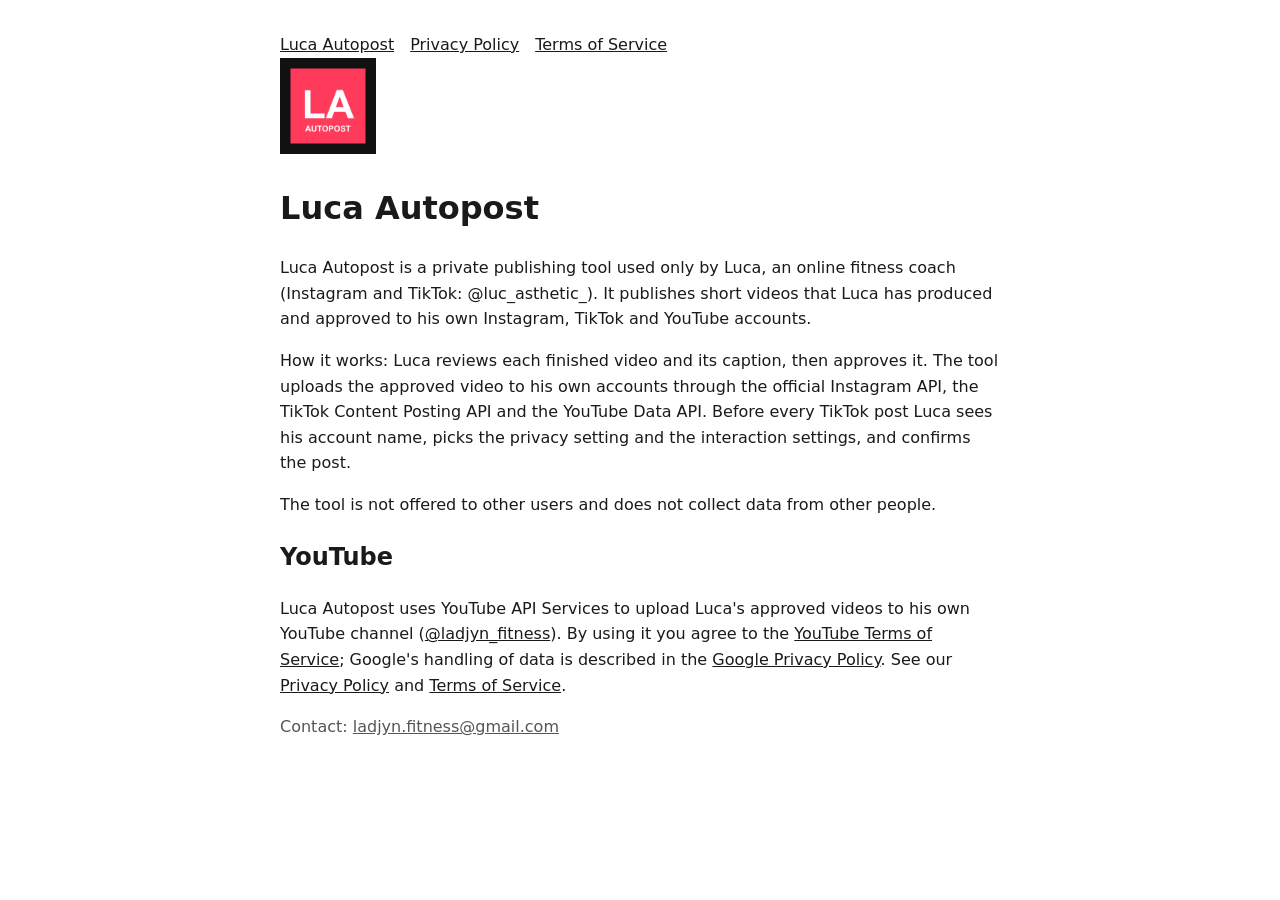
<file: index.html>
<!doctype html><html lang="en"><head><meta charset="utf-8"><meta name="viewport" content="width=device-width,initial-scale=1"><link rel="stylesheet" href="style.css"><link rel="icon" href="icon.png"><title>Luca Autopost</title></head><body><nav><a href="./">Luca Autopost</a><a href="privacy.html">Privacy Policy</a><a href="terms.html">Terms of Service</a></nav>
<img src="icon.png" alt="Luca Autopost logo" width="96" height="96"><h1>Luca Autopost</h1>
<p>Luca Autopost is a private publishing tool used only by Luca, an online fitness coach (Instagram and TikTok: @luc_asthetic_). It publishes short videos that Luca has produced and approved to his own Instagram, TikTok and YouTube accounts.</p>
<p>How it works: Luca reviews each finished video and its caption, then approves it. The tool uploads the approved video to his own accounts through the official Instagram API, the TikTok Content Posting API and the YouTube Data API. Before every TikTok post Luca sees his account name, picks the privacy setting and the interaction settings, and confirms the post.</p>
<p>The tool is not offered to other users and does not collect data from other people.</p>
<h2>YouTube</h2>
<p>Luca Autopost uses YouTube API Services to upload Luca's approved videos to his own YouTube channel (<a href="https://www.youtube.com/@ladjyn_fitness">@ladjyn_fitness</a>). By using it you agree to the <a href="https://www.youtube.com/t/terms">YouTube Terms of Service</a>; Google's handling of data is described in the <a href="https://policies.google.com/privacy">Google Privacy Policy</a>. See our <a href="privacy.html">Privacy Policy</a> and <a href="terms.html">Terms of Service</a>.</p>
<p class="muted">Contact: <a href="mailto:ladjyn.fitness@gmail.com">ladjyn.fitness@gmail.com</a></p>
</body></html>
</file>
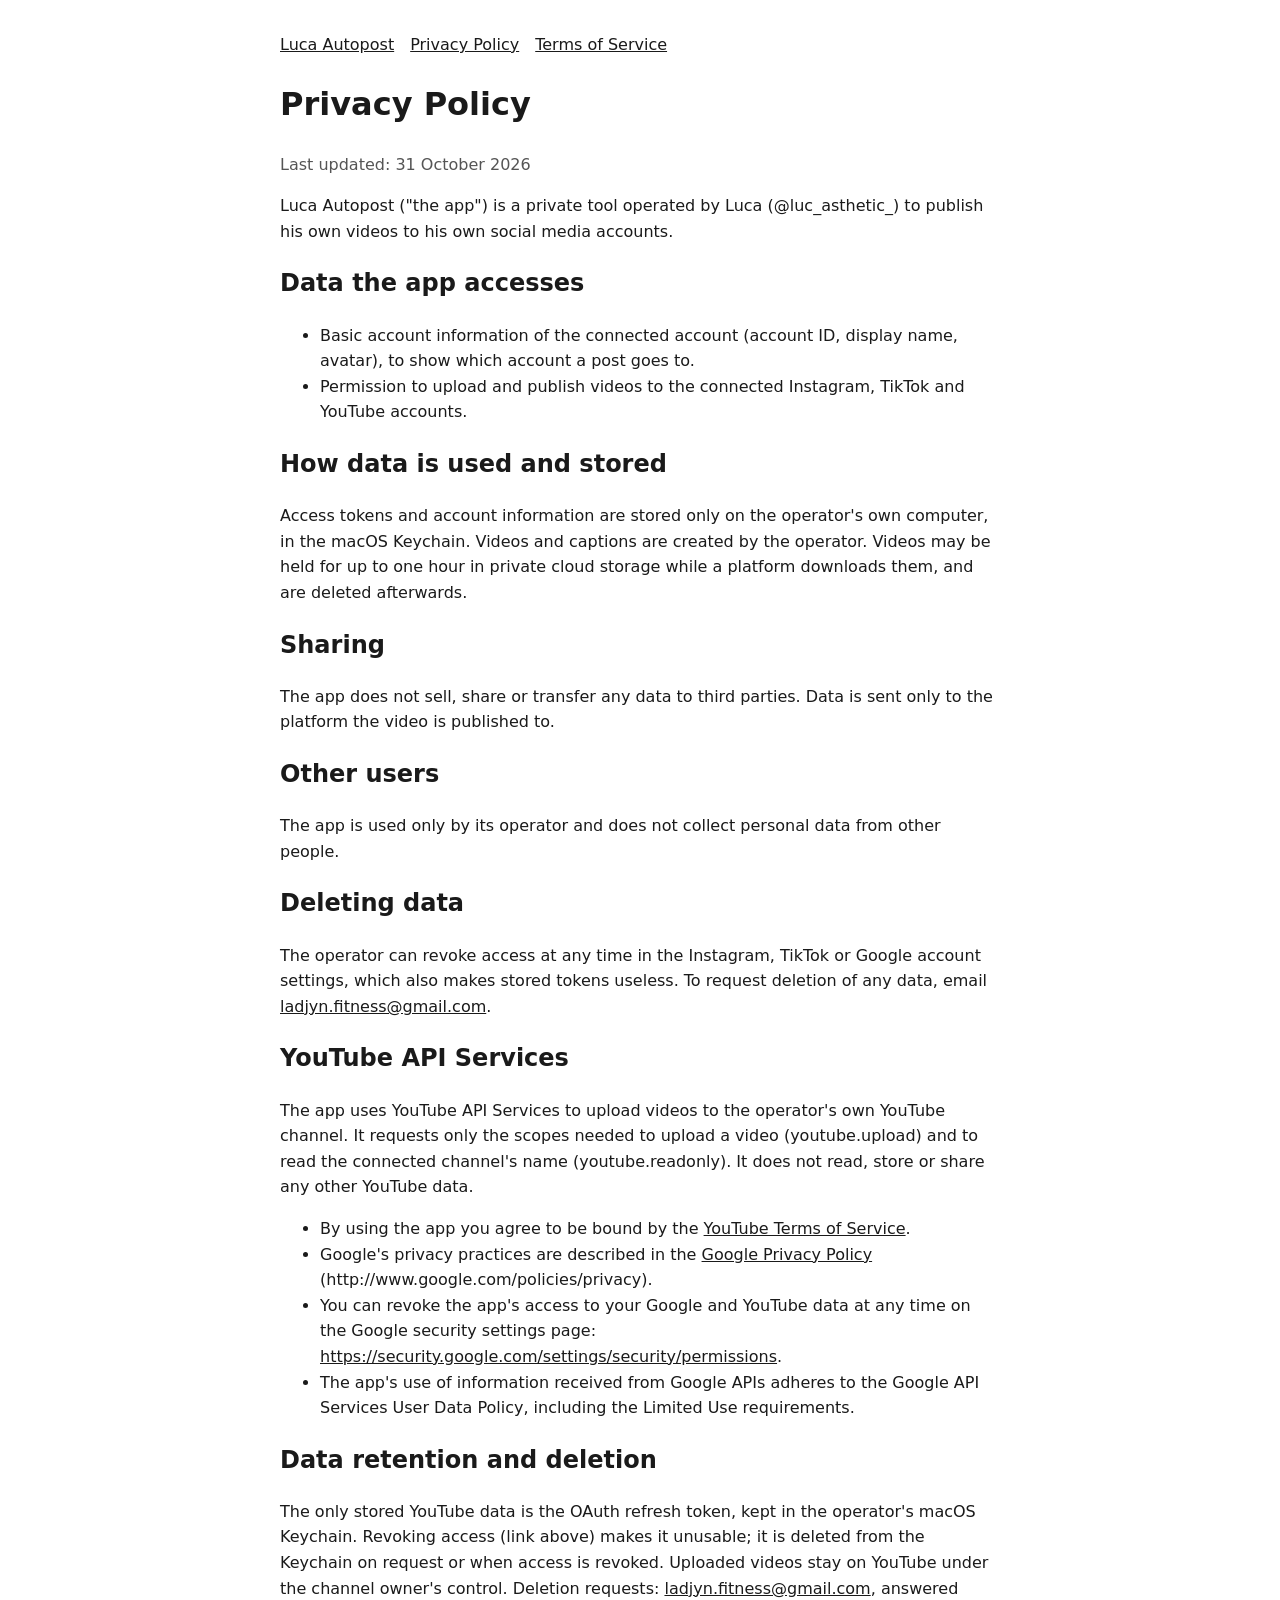
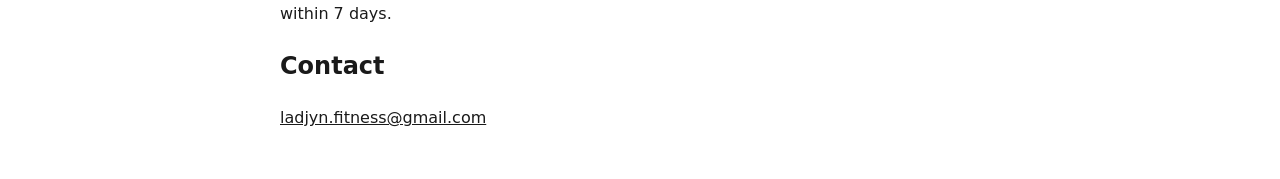
<file: privacy.html>
<!doctype html><html lang="en"><head><meta charset="utf-8"><meta name="viewport" content="width=device-width,initial-scale=1"><link rel="stylesheet" href="style.css"><link rel="icon" href="icon.png"><title>Privacy Policy - Luca Autopost</title></head><body><nav><a href="./">Luca Autopost</a><a href="privacy.html">Privacy Policy</a><a href="terms.html">Terms of Service</a></nav>
<h1>Privacy Policy</h1><p class="muted">Last updated: 31 October 2026</p>
<p>Luca Autopost ("the app") is a private tool operated by Luca (@luc_asthetic_) to publish his own videos to his own social media accounts.</p>
<h2>Data the app accesses</h2>
<ul><li>Basic account information of the connected account (account ID, display name, avatar), to show which account a post goes to.</li>
<li>Permission to upload and publish videos to the connected Instagram, TikTok and YouTube accounts.</li></ul>
<h2>How data is used and stored</h2>
<p>Access tokens and account information are stored only on the operator's own computer, in the macOS Keychain. Videos and captions are created by the operator. Videos may be held for up to one hour in private cloud storage while a platform downloads them, and are deleted afterwards.</p>
<h2>Sharing</h2><p>The app does not sell, share or transfer any data to third parties. Data is sent only to the platform the video is published to.</p>
<h2>Other users</h2><p>The app is used only by its operator and does not collect personal data from other people.</p>
<h2>Deleting data</h2><p>The operator can revoke access at any time in the Instagram, TikTok or Google account settings, which also makes stored tokens useless. To request deletion of any data, email <a href="mailto:ladjyn.fitness@gmail.com">ladjyn.fitness@gmail.com</a>.</p>
<h2>YouTube API Services</h2>
<p>The app uses YouTube API Services to upload videos to the operator's own YouTube channel. It requests only the scopes needed to upload a video (youtube.upload) and to read the connected channel's name (youtube.readonly). It does not read, store or share any other YouTube data.</p>
<ul>
<li>By using the app you agree to be bound by the <a href="https://www.youtube.com/t/terms">YouTube Terms of Service</a>.</li>
<li>Google's privacy practices are described in the <a href="https://policies.google.com/privacy">Google Privacy Policy</a> (http://www.google.com/policies/privacy).</li>
<li>You can revoke the app's access to your Google and YouTube data at any time on the Google security settings page: <a href="https://security.google.com/settings/security/permissions">https://security.google.com/settings/security/permissions</a>.</li>
<li>The app's use of information received from Google APIs adheres to the Google API Services User Data Policy, including the Limited Use requirements.</li>
</ul>
<h2>Data retention and deletion</h2>
<p>The only stored YouTube data is the OAuth refresh token, kept in the operator's macOS Keychain. Revoking access (link above) makes it unusable; it is deleted from the Keychain on request or when access is revoked. Uploaded videos stay on YouTube under the channel owner's control. Deletion requests: <a href="mailto:ladjyn.fitness@gmail.com">ladjyn.fitness@gmail.com</a>, answered within 7 days.</p>
<h2>Contact</h2><p><a href="mailto:ladjyn.fitness@gmail.com">ladjyn.fitness@gmail.com</a></p>
</body></html>
</file>
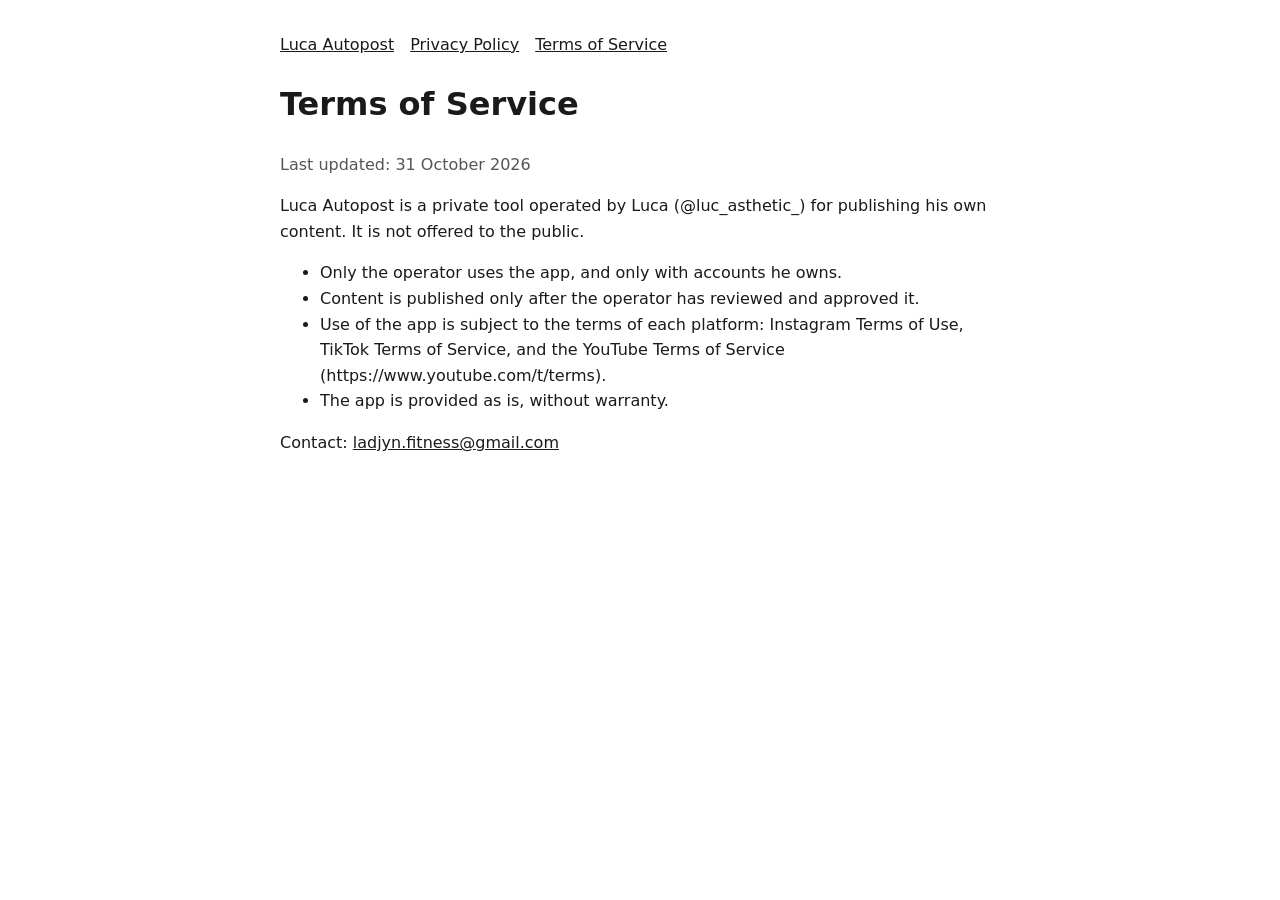
<file: terms.html>
<!doctype html><html lang="en"><head><meta charset="utf-8"><meta name="viewport" content="width=device-width,initial-scale=1"><link rel="stylesheet" href="style.css"><link rel="icon" href="icon.png"><title>Terms of Service - Luca Autopost</title></head><body><nav><a href="./">Luca Autopost</a><a href="privacy.html">Privacy Policy</a><a href="terms.html">Terms of Service</a></nav>
<h1>Terms of Service</h1><p class="muted">Last updated: 31 October 2026</p>
<p>Luca Autopost is a private tool operated by Luca (@luc_asthetic_) for publishing his own content. It is not offered to the public.</p>
<ul><li>Only the operator uses the app, and only with accounts he owns.</li>
<li>Content is published only after the operator has reviewed and approved it.</li>
<li>Use of the app is subject to the terms of each platform: Instagram Terms of Use, TikTok Terms of Service, and the YouTube Terms of Service (https://www.youtube.com/t/terms).</li>
<li>The app is provided as is, without warranty.</li></ul>
<p>Contact: <a href="mailto:ladjyn.fitness@gmail.com">ladjyn.fitness@gmail.com</a></p>
</body></html>
</file>
<file: style.css>
:root{--bg:#fff;--fg:#1a1a1a;--muted:#555}@media (prefers-color-scheme:dark){:root{--bg:#111;--fg:#eee;--muted:#aaa}}
body{background:var(--bg);color:var(--fg);font:16px/1.6 -apple-system,system-ui,sans-serif;max-width:720px;margin:0 auto;padding:32px 16px}
a{color:inherit}small,.muted{color:var(--muted)}nav a{margin-right:16px}
</file>
